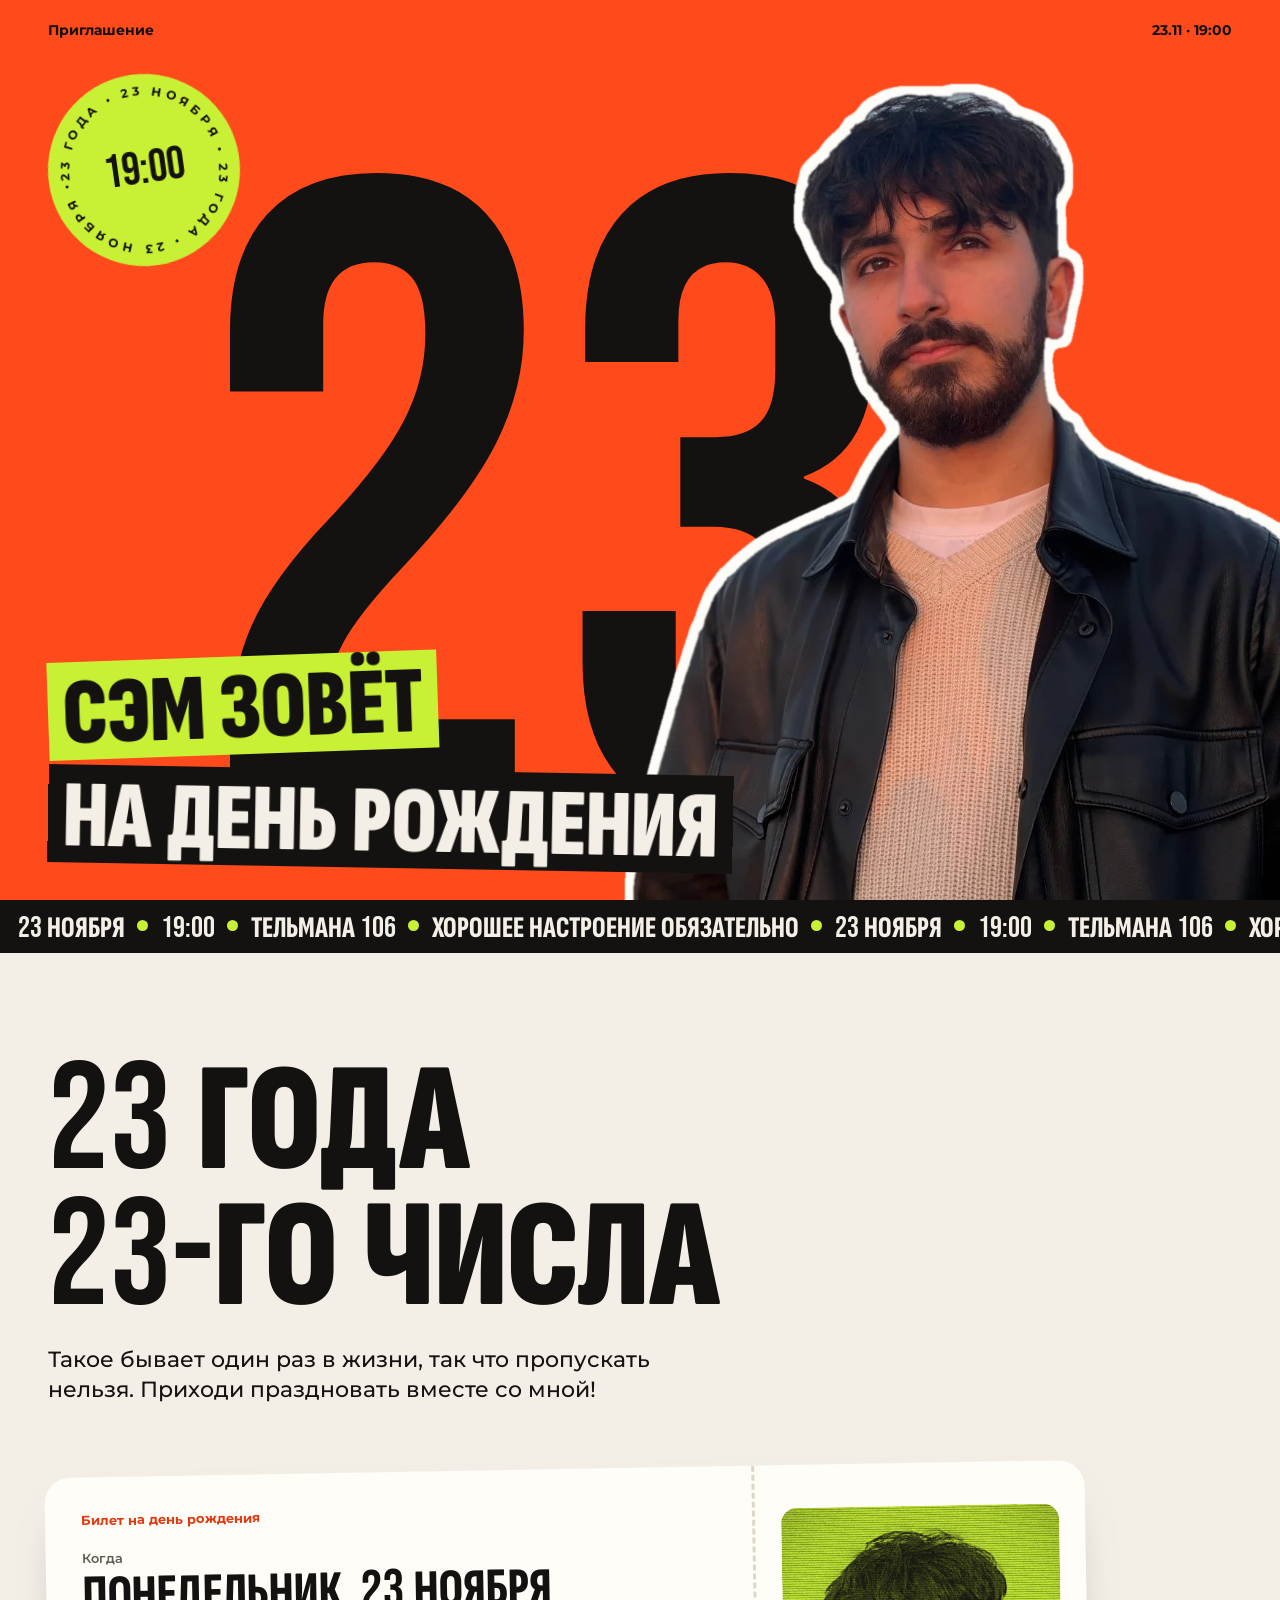
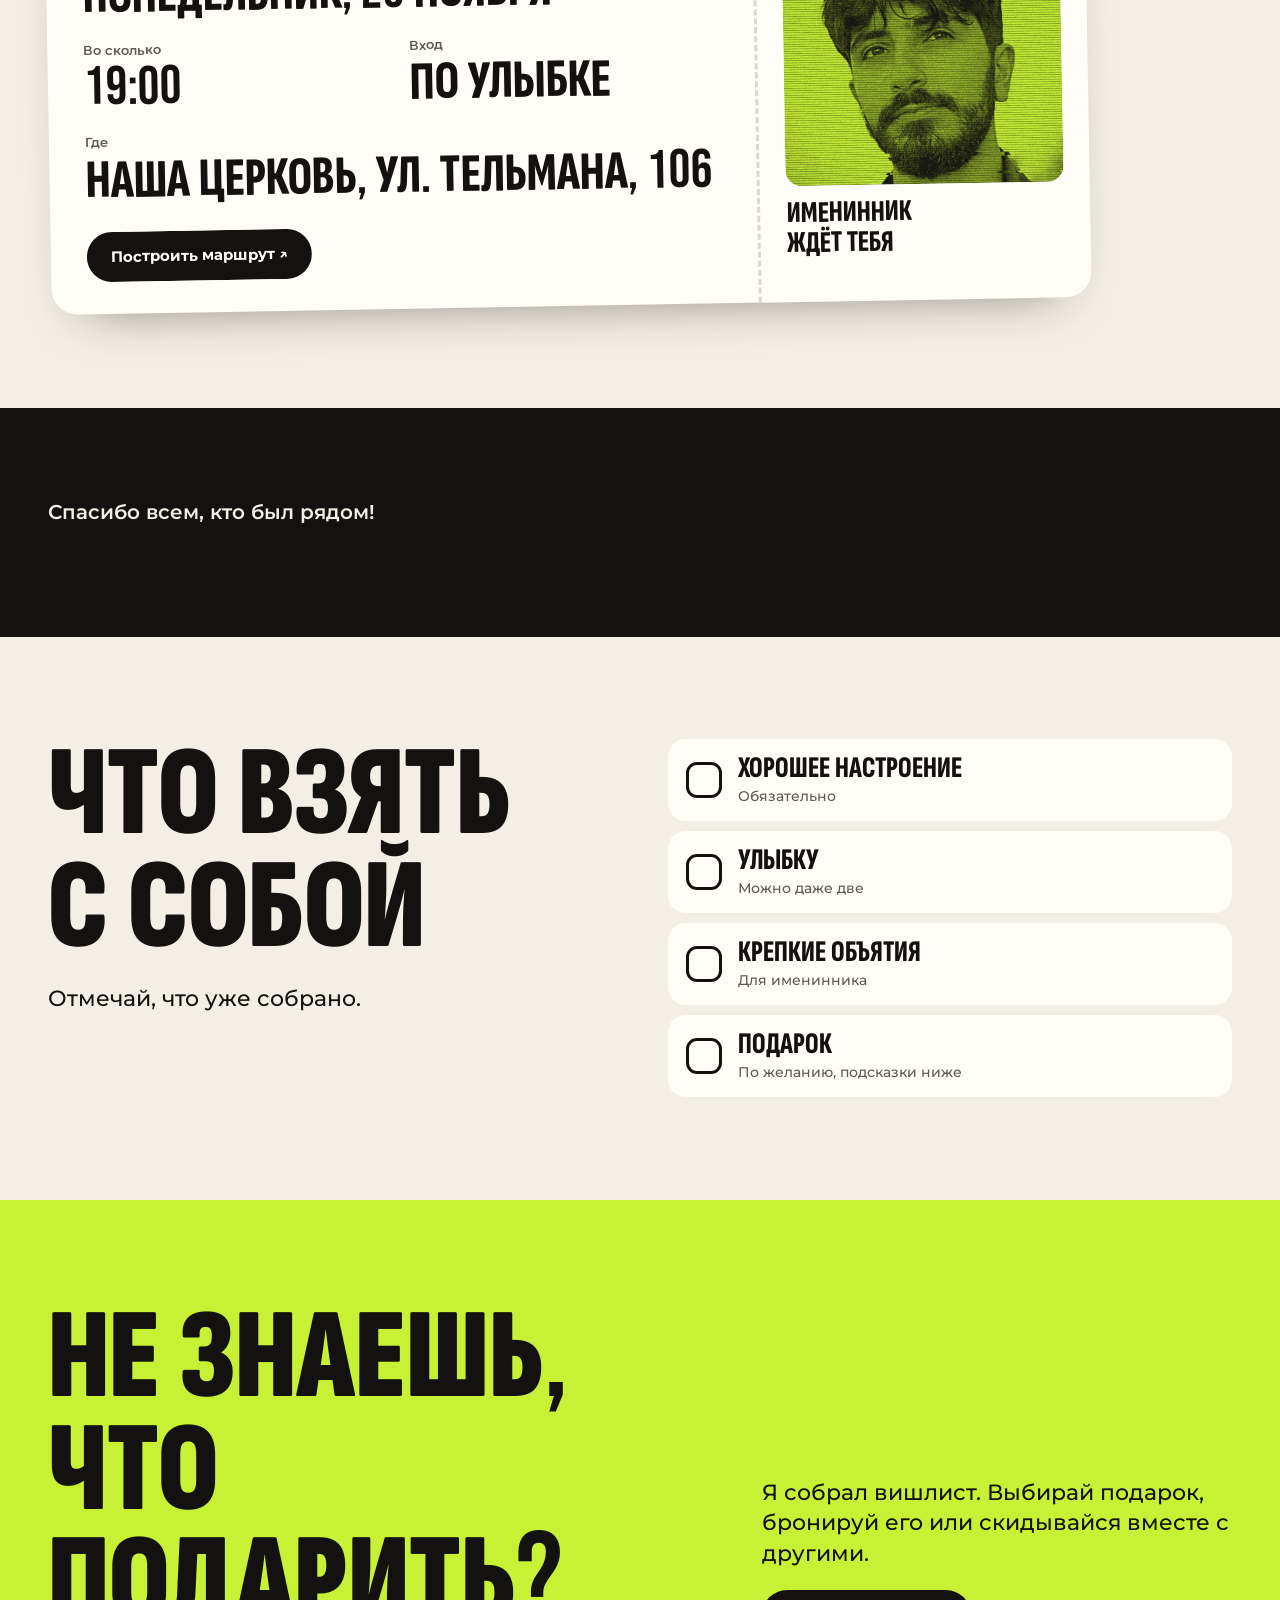
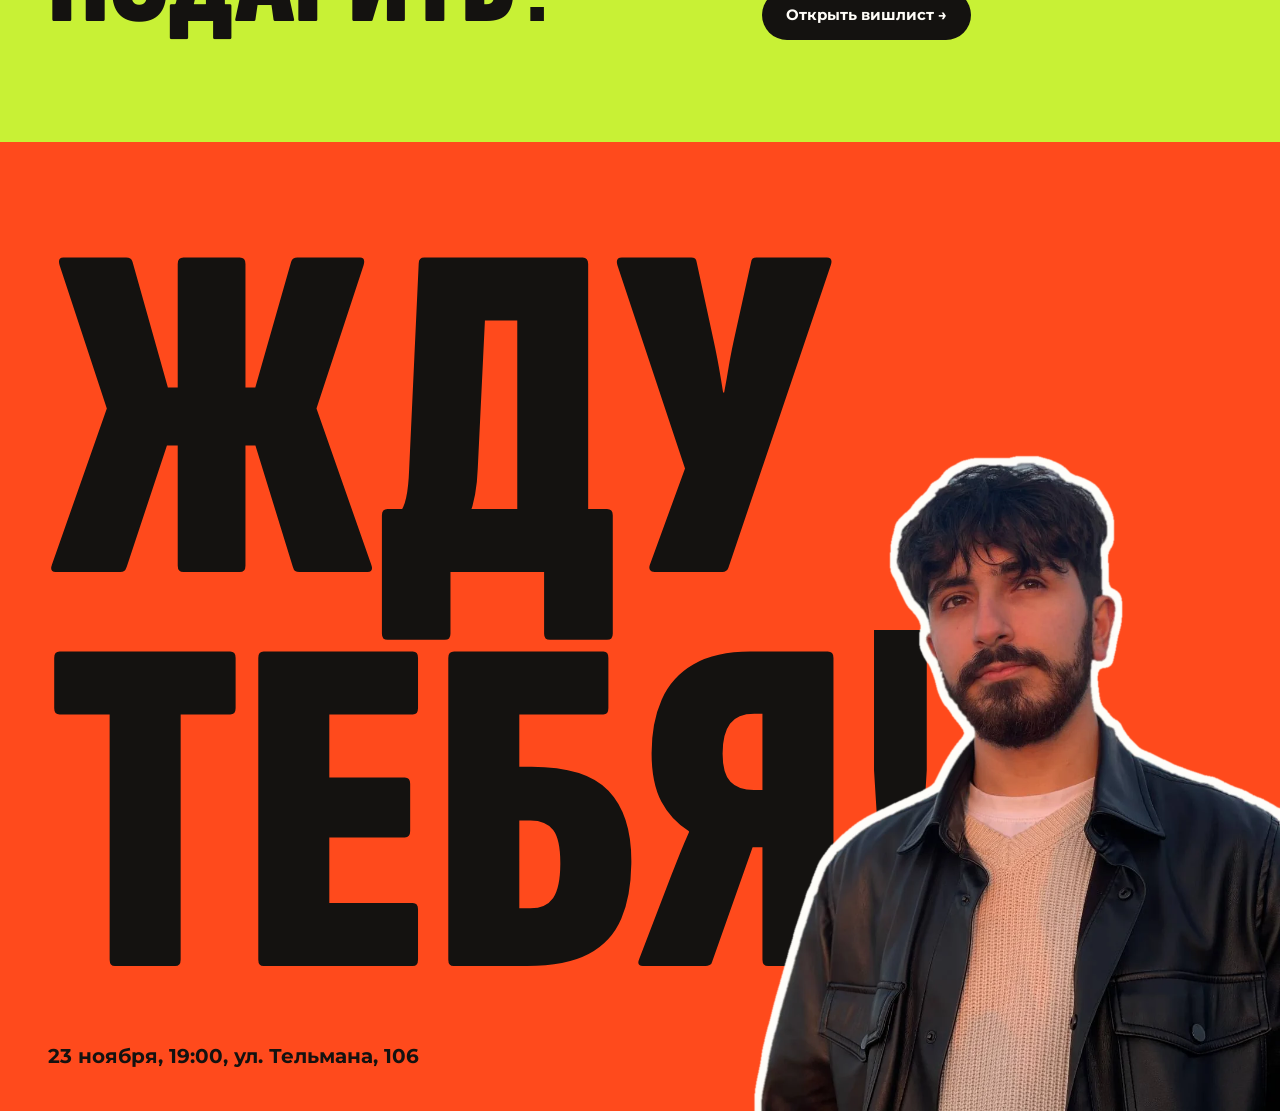
<file: invite/index.html>
<!doctype html>
<html lang="ru">
<head>
<meta charset="utf-8">
<meta name="viewport" content="width=device-width, initial-scale=1, viewport-fit=cover">
<title>Сэм зовёт на день рождения</title>
<meta name="description" content="23 ноября, 19:00, ул. Тельмана, 106. С собой хорошее настроение.">
<meta name="robots" content="noindex">
<meta property="og:title" content="Сэм зовёт на день рождения">
<meta property="og:description" content="23 ноября, 19:00, ул. Тельмана, 106. С собой хорошее настроение.">
<meta property="og:type" content="website">
<meta property="og:url" content="https://semiworship.github.io/wishlist/invite/">
<meta property="og:image" content="https://semiworship.github.io/wishlist/invite/og.jpg">
<meta property="og:image:width" content="1200">
<meta property="og:image:height" content="630">
<meta name="twitter:card" content="summary_large_image">
<meta name="theme-color" content="#FF4A1C">
<link rel="icon" href="data:image/svg+xml,%3Csvg xmlns='http://www.w3.org/2000/svg' viewBox='0 0 32 32'%3E%3Crect width='32' height='32' rx='9' fill='%23FF4A1C'/%3E%3Crect x='7' y='14' width='18' height='12' fill='%23141210'/%3E%3Crect x='5' y='10' width='22' height='5' fill='%23141210'/%3E%3Crect x='14.5' y='10' width='3' height='16' fill='%23C8F135'/%3E%3C/svg%3E">
<link rel="preconnect" href="https://fonts.googleapis.com">
<link rel="preconnect" href="https://fonts.gstatic.com" crossorigin>
<link href="https://fonts.googleapis.com/css2?family=Bebas+Neue&family=Montserrat:wght@400;500;600;700&family=Sofia+Sans+Extra+Condensed:wght@800;900&display=swap" rel="stylesheet">
<link rel="stylesheet" href="../css/style.css">
<link rel="stylesheet" href="invite.css">
</head>
<body>

<header class="inv-hero" id="hero">
  <div class="inv-top">
    <span>Приглашение</span>
    <span>23.11 · 19:00</span>
  </div>

  <div class="inv-num" id="heroNum" aria-hidden="true">23</div>
  <div class="inv-month" aria-hidden="true">ноября</div>

  <button type="button" class="inv-me" id="me" aria-label="Фото Сэма. Нажми, будет сюрприз">
    <img src="me.webp" width="960" height="1280" alt="" fetchpriority="high">
  </button>

  <div class="sticker inv-sticker" aria-hidden="true">
    <svg class="sticker-ring" viewBox="0 0 200 200">
      <defs><path id="ring" d="M100,100 m-78,0 a78,78 0 1,1 156,0 a78,78 0 1,1 -156,0"/></defs>
      <text><textPath href="#ring" textLength="486" lengthAdjust="spacing">23 ГОДА • 23 НОЯБРЯ • 23 ГОДА • 23 НОЯБРЯ • </textPath></text>
    </svg>
    <div class="sticker-core"><strong>19:00</strong></div>
  </div>

  <h1 class="inv-title">
    <span>Сэм зовёт</span>
    <span>на день рождения</span>
  </h1>
</header>

<div class="marquee" aria-hidden="true">
  <div class="marquee-track" id="marquee"></div>
</div>

<main>
  <section class="inv-why wrap">
    <h2 class="inv-big">23 года<br>23-го числа</h2>
    <p class="inv-lead">Такое бывает один раз в жизни, так что пропускать нельзя. Приходи праздновать вместе со мной!</p>
  </section>

  <section class="wrap inv-ticket-wrap" aria-label="Когда и где">
    <article class="ticket">
      <div class="ticket-main">
        <p class="ticket-kicker">Билет на день рождения</p>
        <dl class="ticket-facts">
          <div class="fact-wide"><dt>Когда</dt><dd>Понедельник, 23&nbsp;ноября</dd></div>
          <div><dt>Во сколько</dt><dd>19:00</dd></div>
          <div><dt>Вход</dt><dd>По улыбке</dd></div>
          <div class="fact-wide"><dt>Где</dt><dd>Наша церковь, ул.&nbsp;Тельмана,&nbsp;106</dd></div>
        </dl>
        <a class="btn btn-ink ticket-route" target="_blank" rel="noopener noreferrer"
           href="https://yandex.ru/maps/?text=%D0%9A%D0%B0%D0%BB%D0%B8%D0%BD%D0%B8%D0%BD%D0%B3%D1%80%D0%B0%D0%B4%2C%20%D1%83%D0%BB%D0%B8%D1%86%D0%B0%20%D0%A2%D0%B5%D0%BB%D1%8C%D0%BC%D0%B0%D0%BD%D0%B0%2C%20106">Построить маршрут ↗</a>
      </div>
      <div class="ticket-stub">
        <img src="me-film.webp" width="720" height="720" alt="Портрет Сэма" loading="lazy">
        <p>Именинник<br>ждёт тебя</p>
      </div>
    </article>
  </section>

  <section class="inv-count">
    <div class="wrap">
      <h2 class="inv-count-title" id="countTitle">До праздника осталось</h2>
      <div class="count" id="count" role="timer">
        <div><b id="cDays">00</b><span id="lDays">дней</span></div>
        <div><b id="cHours">00</b><span id="lHours">часов</span></div>
        <div><b id="cMins">00</b><span id="lMins">минут</span></div>
        <div><b id="cSecs">00</b><span id="lSecs">секунд</span></div>
      </div>
    </div>
  </section>

  <section class="wrap inv-bring">
    <div>
      <h2 class="inv-big">Что взять<br>с собой</h2>
      <p class="inv-lead" id="bringNote" aria-live="polite">Отмечай, что уже собрано.</p>
    </div>
    <ul class="bring" id="bring">
      <li><label><input type="checkbox"><span class="bring-box" aria-hidden="true"></span><span class="bring-text"><b>Хорошее настроение</b><small>Обязательно</small></span></label></li>
      <li><label><input type="checkbox"><span class="bring-box" aria-hidden="true"></span><span class="bring-text"><b>Улыбку</b><small>Можно даже две</small></span></label></li>
      <li><label><input type="checkbox"><span class="bring-box" aria-hidden="true"></span><span class="bring-text"><b>Крепкие объятия</b><small>Для именинника</small></span></label></li>
      <li><label><input type="checkbox"><span class="bring-box" aria-hidden="true"></span><span class="bring-text"><b>Подарок</b><small>По желанию, подсказки ниже</small></span></label></li>
    </ul>
  </section>

  <section class="inv-gift">
    <div class="wrap inv-gift-inner">
      <h2 class="inv-big">Не знаешь,<br>что подарить?</h2>
      <div>
        <p class="inv-lead">Я собрал вишлист. Выбирай подарок, бронируй его или скидывайся вместе с другими.</p>
        <a class="btn btn-ink" href="../">Открыть вишлист →</a>
      </div>
    </div>
  </section>
</main>

<footer class="inv-end">
  <p class="inv-end-big">Жду<br>тебя!</p>
  <p class="inv-end-small">23 ноября, 19:00, ул.&nbsp;Тельмана,&nbsp;106</p>
  <img class="inv-end-me" src="me.webp" width="960" height="1280" alt="" loading="lazy">
</footer>

<div id="toast" class="toast" role="status" aria-live="polite"></div>
<canvas id="confetti" class="confetti" aria-hidden="true"></canvas>

<script src="invite.js"></script>
</body>
</html>
</file>
<file: css/style.css>
:root {
  --red: #FF4A1C;
  --red-deep: #E23A0F;
  --lime: #C8F135;
  --ink: #141210;
  --ink-soft: #5F5A52;
  --paper: #F4EFE6;
  --card: #FFFDF8;
  --line: #DED7C9;
  --display: 'Bebas Neue', 'Sofia Sans Extra Condensed', Impact, sans-serif;
  --body: 'Montserrat', system-ui, -apple-system, 'Segoe UI', sans-serif;
  --radius: 22px;
  --gutter: clamp(16px, 4vw, 48px);
}

*, *::before, *::after { box-sizing: border-box; }
html { scroll-behavior: smooth; -webkit-text-size-adjust: 100%; }
body {
  margin: 0;
  background: var(--paper);
  color: var(--ink);
  font-family: var(--body);
  font-size: 16px;
  line-height: 1.5;
  font-synthesis: none;
  overflow-x: hidden;
}
[hidden] { display: none !important; }
img { display: block; max-width: 100%; }
a { color: inherit; }
ul { list-style: none; margin: 0; padding: 0; }
button, input, textarea { font: inherit; color: inherit; }
:focus-visible { outline: 3px solid var(--ink); outline-offset: 3px; }
.other :focus-visible { outline-color: var(--lime); }

.wrap { max-width: 1320px; margin: 0 auto; padding-inline: var(--gutter); }

.demo-bar {
  background: var(--ink);
  color: var(--lime);
  font-size: 13px;
  font-weight: 500;
  padding: 8px var(--gutter);
  text-align: center;
}

/* ---------- Кнопки ---------- */

.btn {
  display: inline-flex;
  align-items: center;
  justify-content: center;
  gap: 8px;
  min-height: 50px;
  padding: 12px 22px;
  border: 2px solid transparent;
  border-radius: 999px;
  font-weight: 700;
  font-size: 15px;
  line-height: 1.15;
  text-decoration: none;
  text-align: center;
  cursor: pointer;
  transition: transform .18s cubic-bezier(.2, .8, .2, 1), background-color .18s, color .18s, border-color .18s;
}
.btn:hover { transform: translateY(-2px); }
.btn:active { transform: translateY(0) scale(.98); }
.btn:disabled { opacity: .55; cursor: progress; transform: none; }
.btn-ink { background: var(--ink); color: var(--card); }
.btn-ink:hover { background: #2C2823; }
.btn-red { background: var(--red); color: var(--ink); }
.btn-red:hover { background: var(--red-deep); }
.btn-lime { background: var(--lime); color: var(--ink); }
.btn-lime:hover { background: #D6FA4F; }
.btn-ghost { background: transparent; border-color: var(--ink); color: var(--ink); }
.btn-ghost:hover { background: var(--ink); color: var(--card); }
.btn-wide { width: 100%; }

.btn-text {
  background: none;
  border: 0;
  padding: 6px 2px;
  font-size: 14px;
  font-weight: 600;
  text-decoration: underline;
  text-underline-offset: 3px;
  cursor: pointer;
}
.btn-text:hover { color: var(--red-deep); }
.btn-text.is-danger { color: #B3280A; }
.btn-text.on-dark { color: var(--paper); }
.btn-text.on-dark:hover { color: var(--lime); }

/* ---------- Шапка ---------- */

.hero {
  position: relative;
  min-height: 92svh;
  padding: 20px var(--gutter) 34px;
  background: var(--red);
  display: flex;
  flex-direction: column;
  overflow: hidden;
}
.hero-top {
  display: flex;
  justify-content: space-between;
  gap: 16px;
  font-weight: 700;
  font-size: 14px;
}
.hero-title {
  margin: auto 0 0;
  padding-top: 40px;
  font-family: var(--display);
  font-weight: 900;
  font-size: min(35vw, 37svh);
  line-height: .8;
  letter-spacing: -.005em;
  text-transform: uppercase;
}
.hero-title span {
  display: table;
  white-space: nowrap;
  animation: rise .9s cubic-bezier(.16, 1, .3, 1) both;
}
.hero-title span:nth-child(2) { animation-delay: .08s; }
.hero-title span:nth-child(3) { animation-delay: .16s; }
.hero-bottom {
  margin-top: 26px;
  display: flex;
  flex-direction: column;
  align-items: flex-start;
  gap: 18px;
}
.hero-text {
  margin: 0;
  max-width: 34em;
  font-weight: 500;
  font-size: clamp(16px, 1.5vw, 20px);
  line-height: 1.4;
}

.sticker {
  position: absolute;
  top: 58px;
  right: var(--gutter);
  width: clamp(112px, 17vw, 230px);
  aspect-ratio: 1;
  border-radius: 50%;
  background: var(--lime);
  transform: rotate(-8deg);
  animation: pop .8s .25s cubic-bezier(.2, 1.5, .4, 1) both;
}
.sticker-ring {
  position: absolute;
  inset: 0;
  width: 100%;
  height: 100%;
  animation: spin 22s linear infinite;
}
.sticker-ring text {
  font-family: var(--body);
  font-weight: 700;
  font-size: 13.4px;
  letter-spacing: .08em;
  fill: var(--ink);
}
.sticker-core {
  position: absolute;
  inset: 0;
  display: flex;
  flex-direction: column;
  align-items: center;
  justify-content: center;
  text-align: center;
  line-height: 1;
}
.sticker-core strong {
  font-family: var(--display);
  font-weight: 400;
  font-size: clamp(38px, 6vw, 84px);
  line-height: .9;
}
.sticker-core span {
  font-weight: 700;
  font-size: clamp(10px, 1.1vw, 15px);
}

.marquee {
  overflow: hidden;
  background: var(--ink);
  color: var(--paper);
  padding: 13px 0 10px;
}
.marquee-track {
  display: flex;
  width: max-content;
  animation: slide 44s linear infinite;
}
.marquee-track span {
  font-family: var(--display);
  font-weight: 800;
  font-size: 30px;
  line-height: 1;
  text-transform: uppercase;
  white-space: nowrap;
  padding-inline: 18px;
  position: relative;
}
.marquee-track span::after {
  content: '';
  position: absolute;
  right: -5px;
  top: 7px;
  width: 11px;
  height: 11px;
  border-radius: 50%;
  background: var(--lime);
}

/* ---------- Список ---------- */

#gifts { padding-top: clamp(44px, 7vw, 92px); padding-bottom: clamp(56px, 8vw, 110px); }

.list-head {
  display: flex;
  flex-wrap: wrap;
  align-items: flex-end;
  justify-content: space-between;
  gap: 18px 32px;
  margin-bottom: clamp(24px, 3.5vw, 44px);
}
.section-title {
  margin: 0;
  font-family: var(--display);
  font-weight: 900;
  font-size: clamp(64px, 10vw, 136px);
  line-height: .88;
  text-transform: uppercase;
}
.stats { margin: 10px 0 0; font-weight: 500; color: var(--ink-soft); }

.filter {
  display: flex;
  max-width: 100%;
  overflow-x: auto;
  gap: 4px;
  padding: 4px;
  border-radius: 999px;
  background: #E8E1D4;
  scrollbar-width: none;
}
.filter button {
  flex: none;
  min-height: 42px;
  padding: 8px 16px;
  border: 0;
  border-radius: 999px;
  background: transparent;
  font-size: 14px;
  font-weight: 600;
  cursor: pointer;
  transition: background-color .18s, color .18s;
}
.filter button[aria-pressed="true"] { background: var(--ink); color: var(--card); }

.grid {
  display: grid;
  grid-template-columns: repeat(auto-fill, minmax(min(100%, 330px), 1fr));
  gap: clamp(16px, 2vw, 26px);
  align-items: start;
}

.card {
  display: flex;
  flex-direction: column;
  background: var(--card);
  border-radius: var(--radius);
  overflow: hidden;
  opacity: 0;
  transform: translateY(26px);
  transition: opacity .6s cubic-bezier(.16, 1, .3, 1), transform .6s cubic-bezier(.16, 1, .3, 1), box-shadow .25s;
}
.card.is-in { opacity: 1; transform: none; }
.card:hover { box-shadow: 0 18px 44px -24px rgba(20, 18, 16, .45); }

.card-media {
  position: relative;
  aspect-ratio: 1 / 1;
  overflow: hidden;
  background: #EAE4D8;
}
.card-media img {
  width: 100%;
  height: 100%;
  object-fit: cover;
  transition: transform .7s cubic-bezier(.16, 1, .3, 1), filter .4s;
}
.card:hover .card-media img { transform: scale(1.04); }
.photo-empty {
  height: 100%;
  display: flex;
  align-items: center;
  justify-content: center;
  font-family: var(--display);
  font-size: clamp(120px, 32vw, 210px);
  line-height: 1;
  transition: filter .4s, opacity .4s;
}
.photo-wait, .skel-line {
  background: #EAE4D8;
  animation: wait-pulse 1.1s ease-in-out infinite alternate;
}
.photo-wait { height: 100%; }
.skel-line { height: 26px; border-radius: 8px; }
.skel-line.is-short { width: 45%; margin-top: 10px; }
@keyframes wait-pulse { to { background: #D9D2C4; } }

.tone-0 { background: var(--lime); color: var(--ink); }
.tone-1 { background: var(--ink); color: var(--paper); }
.tone-2 { background: var(--red); color: var(--ink); }
.card-num {
  position: absolute;
  top: 12px;
  left: 12px;
  padding: 3px 11px 1px;
  border-radius: 999px;
  background: var(--card);
  font-family: var(--display);
  font-size: 20px;
}

.card.is-booked .card-media img { filter: grayscale(1) contrast(.92) brightness(1.04); }
.card.is-booked .photo-empty { background: #D9D2C4; color: #BDB5A5; }

.stamp {
  position: absolute;
  left: 50%;
  top: 50%;
  max-width: 86%;
  padding: 10px 22px 8px;
  border: 4px solid var(--ink);
  border-radius: 14px;
  background: var(--lime);
  color: var(--ink);
  text-align: center;
  transform: translate(-50%, -50%) rotate(-7deg);
}
.stamp small {
  display: block;
  font-weight: 700;
  font-size: 12px;
  line-height: 1.2;
  letter-spacing: .06em;
  text-transform: uppercase;
}
.stamp b {
  display: block;
  font-family: var(--display);
  font-weight: 900;
  font-size: clamp(40px, 5vw, 58px);
  line-height: .95;
  text-transform: uppercase;
  overflow-wrap: anywhere;
}
.just-stamped .stamp { animation: stamp .5s cubic-bezier(.2, 1.4, .4, 1) both; }

.card-body {
  display: flex;
  flex-direction: column;
  flex: 1;
  gap: 8px;
  padding: 18px 18px 20px;
}
.card-title {
  margin: 0;
  font-family: var(--display);
  font-weight: 800;
  font-size: 36px;
  line-height: .98;
  text-transform: uppercase;
  overflow-wrap: anywhere;
}
.card-price {
  margin: 0;
  font-family: var(--display);
  font-size: 27px;
  line-height: 1.1;
  color: var(--red-deep);
}
.card-note { margin: 2px 0 0; font-size: 14.5px; color: var(--ink-soft); overflow-wrap: anywhere; }
.card-link {
  align-self: flex-start;
  font-size: 14px;
  font-weight: 600;
  text-underline-offset: 3px;
}
.card-link:hover { color: var(--red-deep); }
.card-claimnote { margin: 0; font-size: 14px; color: var(--ink-soft); overflow-wrap: anywhere; }
.card-actions {
  display: flex;
  flex-wrap: wrap;
  align-items: center;
  gap: 8px;
  margin-top: 10px;
}
.card-actions .btn { flex: 1 1 130px; padding-inline: 14px; }
.card-taken { margin: 0; font-size: 14px; font-weight: 600; color: var(--ink-soft); }

.chipbox {
  margin-top: 8px;
  padding: 14px;
  border-radius: 16px;
  background: #F1ECDF;
}
.chipbox-head { margin: 0 0 10px; font-size: 14px; font-weight: 700; }
.bar { height: 12px; border-radius: 999px; background: #DDD6C6; overflow: hidden; }
.bar i {
  display: block;
  height: 100%;
  border-radius: 999px;
  background: var(--ink);
  transition: width .6s cubic-bezier(.16, 1, .3, 1);
}
.bar-text { margin: 6px 0 12px; font-size: 13px; color: var(--ink-soft); font-weight: 500; }
.people { display: grid; gap: 8px; }
.person { display: flex; align-items: center; gap: 10px; font-size: 14.5px; }
.person-mark {
  flex: none;
  width: 30px;
  height: 30px;
  display: flex;
  align-items: center;
  justify-content: center;
  border-radius: 50%;
  background: var(--lime);
  color: var(--ink);
  font-family: var(--display);
  font-weight: 800;
  font-size: 19px;
  line-height: 1;
  padding-top: 2px;
}
.person-name { flex: 1; min-width: 0; font-weight: 600; overflow-wrap: anywhere; }
.person-name em { font-style: normal; font-weight: 500; color: var(--ink-soft); }
.person-amount { font-weight: 700; white-space: nowrap; }

.empty {
  padding: 56px 20px;
  border: 2px dashed var(--line);
  border-radius: var(--radius);
  text-align: center;
  font-weight: 500;
  color: var(--ink-soft);
}

/* ---------- Своё ---------- */

.other { background: var(--ink); color: var(--paper); }
.other-inner {
  display: grid;
  gap: 36px;
  padding-block: clamp(52px, 8vw, 110px);
}
.other-title {
  margin: 0;
  font-family: var(--display);
  font-weight: 900;
  font-size: clamp(64px, 10vw, 136px);
  line-height: .88;
  text-transform: uppercase;
  color: var(--lime);
}
.other-text { max-width: 30em; margin: 16px 0 24px; font-weight: 500; color: #CFC9BD; }
.other-list { display: grid; gap: 10px; align-content: start; }
.other-item {
  display: flex;
  align-items: center;
  gap: 14px;
  padding: 14px 16px;
  border-radius: 16px;
  background: #24211D;
}
.other-item > div { flex: 1; min-width: 0; display: grid; }
.other-item b { font-weight: 700; overflow-wrap: anywhere; }
.other-item span:not(.person-mark) { font-size: 14px; color: #CFC9BD; overflow-wrap: anywhere; }

.foot { padding-block: 26px 34px; font-size: 13px; color: var(--ink-soft); }
.foot a { text-underline-offset: 3px; }

/* ---------- Окно ---------- */

.sheet {
  width: min(480px, calc(100vw - 32px));
  max-height: calc(100dvh - 32px);
  padding: 26px 24px 24px;
  border: 0;
  border-radius: 26px;
  background: var(--card);
  color: var(--ink);
  overflow-y: auto;
}
.sheet[open] { animation: sheet-in .34s cubic-bezier(.16, 1, .3, 1) both; }
.sheet::backdrop { background: rgba(20, 18, 16, .62); backdrop-filter: blur(3px); }
.sheet-close {
  position: absolute;
  top: 12px;
  right: 12px;
  width: 44px;
  height: 44px;
  border: 0;
  border-radius: 50%;
  background: #EFE9DC;
  font-size: 26px;
  line-height: 1;
  cursor: pointer;
  z-index: 1;
}
.sheet-close:hover { background: var(--lime); }
.sheet-kicker { margin: 0 0 4px; font-size: 13px; font-weight: 700; color: var(--red-deep); }
.sheet-title {
  margin: 0 48px 16px 0;
  font-family: var(--display);
  font-weight: 800;
  font-size: 42px;
  line-height: .98;
  text-transform: uppercase;
  overflow-wrap: anywhere;
}
.sheet-text { margin: -6px 0 20px; color: var(--ink-soft); overflow-wrap: anywhere; }
.sheet-actions { display: flex; flex-wrap: wrap; gap: 10px; }
.sheet-actions .btn { flex: 1 1 140px; }

.form { display: grid; gap: 14px; }
.field { display: grid; gap: 6px; }
.field-label { font-size: 14px; font-weight: 700; }
.field-hint { font-size: 13px; color: var(--ink-soft); }
.field input, .field textarea {
  width: 100%;
  min-height: 50px;
  padding: 12px 14px;
  border: 2px solid var(--line);
  border-radius: 14px;
  background: #fff;
  font-size: 16px;
  font-weight: 500;
  transition: border-color .15s;
}
.field textarea { resize: vertical; }
.field input:focus, .field textarea:focus { outline: none; border-color: var(--ink); }
.field input::placeholder, .field textarea::placeholder { color: #A29B8D; font-weight: 400; }
.form-error { margin: 0; font-size: 14px; font-weight: 600; color: #B3280A; }
.form-error:empty { display: none; }

.drop { display: grid; gap: 6px; cursor: pointer; }
.drop-preview {
  height: 180px;
  display: flex;
  align-items: center;
  justify-content: center;
  overflow: hidden;
  border: 2px dashed var(--line);
  border-radius: 14px;
  background: #F7F3EA;
  font-size: 14px;
  font-weight: 600;
  color: var(--ink-soft);
  transition: border-color .15s;
}
.drop:hover .drop-preview { border-color: var(--ink); }
.drop-preview img { width: 100%; height: 100%; object-fit: contain; }
.drop-input { position: absolute; width: 1px; height: 1px; opacity: 0; }
.drop-input:focus-visible + * { outline: 3px solid var(--ink); }

/* ---------- Панель ---------- */

.admin { min-height: 100svh; padding-block: clamp(24px, 4vw, 48px); }
.admin-inner { display: grid; gap: 18px; max-width: 900px; }
.admin-head {
  display: flex;
  flex-wrap: wrap;
  align-items: flex-end;
  justify-content: space-between;
  gap: 14px 24px;
  margin-bottom: 8px;
}
.admin-title {
  margin: 0;
  font-family: var(--display);
  font-weight: 900;
  font-size: clamp(54px, 8vw, 92px);
  line-height: .9;
  text-transform: uppercase;
}
.admin-head-links { display: flex; align-items: center; gap: 14px; }
.admin-login {
  display: grid;
  gap: 18px;
  width: min(420px, calc(100% - 32px));
  margin: 8vh auto 0;
}
.panel {
  padding: clamp(18px, 2.6vw, 28px);
  border-radius: var(--radius);
  background: var(--card);
}
.panel h2 {
  margin: 0 0 14px;
  font-family: var(--display);
  font-weight: 800;
  font-size: 36px;
  line-height: 1;
  text-transform: uppercase;
}
.panel-head {
  display: flex;
  flex-wrap: wrap;
  align-items: center;
  justify-content: space-between;
  gap: 12px;
  margin-bottom: 14px;
}
.panel-head h2 { margin: 0; }
.rows { display: grid; }
.row { padding-block: 14px; border-top: 1px solid var(--line); }
.row:first-child { border-top: 0; padding-top: 0; }
.row-main { display: flex; flex-wrap: wrap; align-items: center; gap: 12px; }
.row-thumb { flex: none; width: 58px; height: 58px; border-radius: 12px; object-fit: cover; }
.row-thumb-empty { background: #E8E1D4; }
.row-info { flex: 1 1 170px; min-width: 0; display: grid; }
.row-info b { font-weight: 700; overflow-wrap: anywhere; }
.row-info span { font-size: 14px; color: var(--ink-soft); }
.row-tools { display: flex; flex-wrap: wrap; align-items: center; gap: 6px 10px; }
.icon-btn {
  width: 44px;
  height: 44px;
  border: 2px solid var(--line);
  border-radius: 12px;
  background: transparent;
  font-size: 18px;
  font-weight: 700;
  cursor: pointer;
}
.icon-btn:hover:not(:disabled) { border-color: var(--ink); }
.icon-btn:disabled { opacity: .35; cursor: default; }
.row-claims { display: grid; gap: 4px; margin-top: 10px; font-size: 14px; }
.row-claims li {
  display: flex;
  flex-wrap: wrap;
  align-items: center;
  justify-content: space-between;
  gap: 2px 12px;
  padding: 6px 12px;
  border-radius: 10px;
  background: #F1ECDF;
}
.row-claims li > span { min-width: 0; overflow-wrap: anywhere; }
.row-claims .muted { background: none; padding: 0; color: var(--ink-soft); }
.row-claims b { font-weight: 700; }

/* ---------- Мелочи ---------- */

.toast {
  position: fixed;
  left: 50%;
  bottom: calc(20px + env(safe-area-inset-bottom));
  z-index: 50;
  width: max-content;
  max-width: calc(100vw - 32px);
  padding: 13px 20px;
  border-radius: 16px;
  background: var(--ink);
  color: var(--card);
  font-size: 14.5px;
  font-weight: 600;
  opacity: 0;
  pointer-events: none;
  transform: translate(-50%, 16px);
  transition: opacity .25s, transform .3s cubic-bezier(.16, 1, .3, 1);
}
.toast.is-on { opacity: 1; transform: translate(-50%, 0); }
.toast.is-error { background: #B3280A; }
.confetti {
  position: fixed;
  inset: 0;
  z-index: 40;
  width: 100%;
  height: 100%;
  display: none;
  pointer-events: none;
}

@keyframes rise { from { opacity: 0; transform: translateY(16%); } to { opacity: 1; transform: none; } }
@keyframes pop { from { opacity: 0; transform: rotate(-30deg) scale(.5); } to { opacity: 1; transform: rotate(-8deg) scale(1); } }
@keyframes spin { to { transform: rotate(360deg); } }
@keyframes slide { to { transform: translateX(-50%); } }
@keyframes stamp {
  from { opacity: 0; transform: translate(-50%, -50%) rotate(-16deg) scale(1.9); }
  to { opacity: 1; transform: translate(-50%, -50%) rotate(-7deg) scale(1); }
}
@keyframes sheet-in { from { opacity: 0; transform: translateY(24px); } to { opacity: 1; transform: none; } }

@media (min-width: 900px) {
  .hero-bottom {
    flex-direction: row;
    align-items: flex-end;
    justify-content: space-between;
    gap: 40px;
  }
  .other-inner { grid-template-columns: 1.1fr 1fr; gap: 56px; }
}

@media (max-width: 560px) {
  .sheet {
    width: 100%;
    max-width: none;
    margin: auto 0 0;
    max-height: 92dvh;
    border-radius: 26px 26px 0 0;
    padding-bottom: calc(24px + env(safe-area-inset-bottom));
  }
  .filter { width: 100%; }
  .filter button { flex: 1 0 auto; }
}

@media (prefers-reduced-motion: reduce) {
  html { scroll-behavior: auto; }
  *, *::before, *::after {
    animation-duration: .01ms !important;
    animation-iteration-count: 1 !important;
    transition-duration: .01ms !important;
  }
  .card { opacity: 1; transform: none; }
  .photo-wait, .skel-line { animation: none; }
}
</file>
<file: invite/invite.css>
/* Цвета, кнопки, бегущая строка и стикер берутся из ../css/style.css */

.inv-big {
  margin: 0;
  font-family: var(--display);
  font-weight: 900;
  font-size: clamp(68px, 12vw, 170px);
  line-height: .88;
  text-transform: uppercase;
}
.inv-lead {
  max-width: 30em;
  margin: 18px 0 0;
  font-weight: 500;
  font-size: clamp(17px, 1.7vw, 22px);
  line-height: 1.4;
}

/* ---------- Шапка ---------- */

.inv-hero {
  --hero-h: max(100svh, 600px);
  position: relative;
  height: var(--hero-h);
  overflow: hidden;
  background: var(--red);
}
.inv-top {
  position: absolute;
  z-index: 4;
  top: 20px;
  left: var(--gutter);
  right: var(--gutter);
  display: flex;
  justify-content: space-between;
  gap: 16px;
  font-weight: 700;
  font-size: 14px;
}
.inv-num {
  position: absolute;
  z-index: 1;
  top: calc(var(--hero-h) * .07);
  left: 50%;
  font-family: var(--display);
  font-size: min(122vw, calc(var(--hero-h) * .62));
  line-height: .86;
  white-space: nowrap;
  transform: translate(-50%, var(--shift, 0));
  will-change: transform;
}
.inv-month {
  position: absolute;
  z-index: 1;
  display: none;
  font-family: var(--display);
  font-weight: 900;
  text-transform: uppercase;
}
.inv-me {
  position: absolute;
  z-index: 2;
  bottom: 0;
  left: 50%;
  width: max(100vw, calc(var(--hero-h) * .56));
  padding: 0;
  border: 0;
  background: none;
  cursor: pointer;
  transform: translate(calc(-50% + var(--px, 0px)), var(--py, 0));
  transition: transform .3s cubic-bezier(.2, .8, .2, 1);
  -webkit-tap-highlight-color: transparent;
}
.inv-me img { width: 100%; height: auto; }
.inv-me.is-hop img { animation: hop .55s cubic-bezier(.3, 1.6, .5, 1); }
.inv-me:focus-visible { outline: none; }
.inv-me:focus-visible img { filter: drop-shadow(0 0 0 var(--ink)) brightness(1.06); }

.inv-sticker {
  z-index: 3;
  top: 52px;
  right: 12px;
  width: clamp(104px, 15vw, 200px);
}
.inv-sticker .sticker-ring text { font-size: 12.6px; }
.inv-sticker .sticker-core strong { font-size: clamp(25px, 3.6vw, 50px); }

.inv-title {
  position: absolute;
  z-index: 3;
  left: 12px;
  right: 12px;
  bottom: calc(22px + env(safe-area-inset-bottom));
  display: grid;
  justify-items: start;
  gap: 2px;
  margin: 0;
  font-family: var(--display);
  font-weight: 900;
  font-size: clamp(50px, 15.4vw, 104px);
  line-height: .92;
  text-transform: uppercase;
}
.inv-title span {
  max-width: 100%;
  padding: .09em .16em .03em;
  background: var(--lime);
  animation: tape .7s .15s cubic-bezier(.16, 1, .3, 1) both;
  transform-origin: left center;
}
.inv-title span:first-child { transform: rotate(-2deg); }
.inv-title span:last-child { background: var(--ink); color: var(--paper); transform: rotate(1deg); animation-delay: .25s; }

/* ---------- Зачем приходить ---------- */

.inv-why { padding-top: clamp(52px, 8vw, 110px); }
.inv-ticket-wrap { padding-top: clamp(32px, 5vw, 64px); padding-bottom: clamp(56px, 8vw, 110px); }

.ticket {
  display: grid;
  max-width: 1040px;
  border-radius: 26px;
  background: var(--card);
  transform: rotate(-1deg);
  transition: transform .4s cubic-bezier(.2, .8, .2, 1);
  box-shadow: 0 24px 54px -34px rgba(20, 18, 16, .6);
  /* вырезы на линии отрыва */
  --notch: radial-gradient(circle 15px at var(--nx) var(--ny), transparent 98%, #000);
}
.ticket:hover { transform: rotate(0); }
.ticket-main { padding: 26px 22px 24px; }
.ticket-kicker {
  margin: 0 0 18px;
  font-size: 13px;
  font-weight: 700;
  color: var(--red-deep);
}
.ticket-facts {
  display: grid;
  grid-template-columns: 1fr 1fr;
  gap: 18px 16px;
  margin: 0 0 24px;
}
.ticket-facts .fact-wide { grid-column: 1 / -1; }
.ticket-facts dt { font-size: 13px; font-weight: 600; color: var(--ink-soft); }
.ticket-facts dd {
  margin: 2px 0 0;
  font-family: var(--display);
  font-weight: 800;
  font-size: clamp(36px, 4.6vw, 54px);
  line-height: .98;
  text-transform: uppercase;
}
.ticket-route { width: 100%; }
.ticket-stub {
  position: relative;
  display: grid;
  padding: 20px 22px 24px;
  border-top: 3px dashed var(--line);
}
.ticket-stub img { width: 100%; height: auto; border-radius: 16px; }
.ticket-stub p {
  margin: 12px 0 0;
  font-family: var(--display);
  font-weight: 800;
  font-size: 30px;
  line-height: 1;
  text-transform: uppercase;
}

/* ---------- Отсчёт ---------- */

.inv-count {
  padding-block: clamp(48px, 7vw, 96px);
  background: var(--ink);
  color: var(--paper);
}
.inv-count-title { margin: 0 0 20px; font-size: clamp(16px, 1.6vw, 20px); font-weight: 600; }
.count {
  display: grid;
  grid-template-columns: repeat(2, 1fr);
  gap: 14px 12px;
}
.count > div { display: grid; }
.count b {
  font-family: var(--display);
  font-weight: 400;
  font-size: clamp(104px, 17vw, 240px);
  line-height: .86;
  color: var(--lime);
  font-variant-numeric: tabular-nums;
}
.count span { font-size: 14px; font-weight: 600; color: #CFC9BD; }

/* ---------- Что взять ---------- */

.inv-bring {
  display: grid;
  gap: 30px;
  padding-block: clamp(56px, 8vw, 110px);
}
.bring { display: grid; gap: 10px; align-content: start; }
.bring label {
  display: flex;
  align-items: center;
  gap: 16px;
  min-height: 76px;
  padding: 14px 18px;
  border-radius: 18px;
  background: var(--card);
  cursor: pointer;
  transition: background-color .2s, transform .18s cubic-bezier(.2, .8, .2, 1);
}
.bring label:hover { transform: translateX(4px); }
.bring input { position: absolute; width: 1px; height: 1px; opacity: 0; }
.bring-box {
  flex: none;
  width: 36px;
  height: 36px;
  border: 3px solid var(--ink);
  border-radius: 11px;
  background: var(--card) center / 22px no-repeat;
  transition: transform .25s cubic-bezier(.2, 1.6, .4, 1), background-color .15s;
}
.bring input:focus-visible + .bring-box { outline: 3px solid var(--ink); outline-offset: 3px; }
.bring input:checked + .bring-box {
  background-color: var(--ink);
  background-image: url("data:image/svg+xml,%3Csvg xmlns='http://www.w3.org/2000/svg' viewBox='0 0 24 24' fill='none' stroke='%23C8F135' stroke-width='4' stroke-linecap='round' stroke-linejoin='round'%3E%3Cpath d='M4 13l5 5L20 6'/%3E%3C/svg%3E");
  transform: rotate(-6deg) scale(1.06);
}
.bring label:has(input:checked) { background: var(--lime); }
.bring-text { display: grid; min-width: 0; }
.bring-text b {
  font-family: var(--display);
  font-weight: 800;
  font-size: 30px;
  line-height: 1;
  text-transform: uppercase;
}
.bring-text small { margin-top: 3px; font-size: 14px; font-weight: 500; color: var(--ink-soft); }
.bring label:has(input:checked) small { color: var(--ink); }

/* ---------- Вишлист ---------- */

.inv-gift { background: var(--lime); }
.inv-gift-inner {
  display: grid;
  gap: 8px;
  padding-block: clamp(52px, 8vw, 110px);
}
.inv-gift .inv-lead { margin-bottom: 22px; }

/* ---------- Финал ---------- */

.inv-end-me { display: none; }
.inv-end {
  position: relative;
  padding: clamp(44px, 7vw, 90px) var(--gutter) calc(40px + env(safe-area-inset-bottom));
  background: var(--red);
  overflow: hidden;
}
.inv-end-big {
  margin: 0;
  font-family: var(--display);
  font-weight: 900;
  font-size: min(40vw, 480px);
  line-height: .82;
  text-transform: uppercase;
}
.inv-end-small { margin: 22px 0 0; font-size: clamp(16px, 1.6vw, 20px); font-weight: 700; }

@keyframes hop {
  0% { transform: translateY(0) rotate(0); }
  45% { transform: translateY(-7%) rotate(-3deg); }
  100% { transform: translateY(0) rotate(0); }
}
@keyframes tape { from { opacity: 0; translate: -24px 0; } to { opacity: 1; translate: 0 0; } }

/* ---------- Большие экраны ---------- */

@media (min-width: 760px) {
  .count { grid-template-columns: repeat(4, 1fr); }
  .inv-why { max-width: 1320px; }
  .ticket { grid-template-columns: 1fr minmax(240px, 32%); }
  .ticket-main { padding: 34px 36px 32px; }
  .ticket-stub { padding: 26px; border-top: 0; border-left: 3px dashed var(--line); align-content: center; }
  .ticket-route { width: auto; }
}

/* Экран не вытянут вверх: фото во всю ширину не влезло бы по высоте и срезало бы голову. */
@media (min-width: 900px), (min-aspect-ratio: 4/5) {
  .inv-hero {
    --me-w: min(58vw, calc(var(--hero-h) * .78));
    --num-f: min(70vw, calc(var(--hero-h) * 1.25));
  }
  .inv-num {
    top: auto;
    bottom: calc(var(--hero-h) * -.03);
    /* Голова заходит только на край тройки, чтобы цифры читались как 23. */
    left: calc(100vw - var(--me-w) * .69 - var(--num-f) * .67);
    font-size: var(--num-f);
    transform: translateY(var(--shift, 0));
  }
  .inv-me {
    left: auto;
    right: 0;
    width: var(--me-w);
    transform: translate(var(--px, 0px), var(--py, 0));
  }
  .inv-sticker { top: 74px; right: auto; left: var(--gutter); }
  .inv-title {
    left: var(--gutter);
    right: auto;
    bottom: 38px;
    font-size: clamp(50px, 7.4vw, 124px);
  }
}

@media (min-width: 900px) {
  .inv-bring .inv-big, .inv-gift .inv-big { font-size: clamp(68px, 10vw, 146px); }
  .inv-end-me {
    display: block;
    position: absolute;
    right: 0;
    bottom: 0;
    width: min(44vw, 620px);
    height: auto;
  }
  .inv-bring { grid-template-columns: 1fr 1fr; gap: 56px; }
  .inv-gift-inner { grid-template-columns: 1.4fr 1fr; align-items: end; gap: 56px; }
}
</file>
